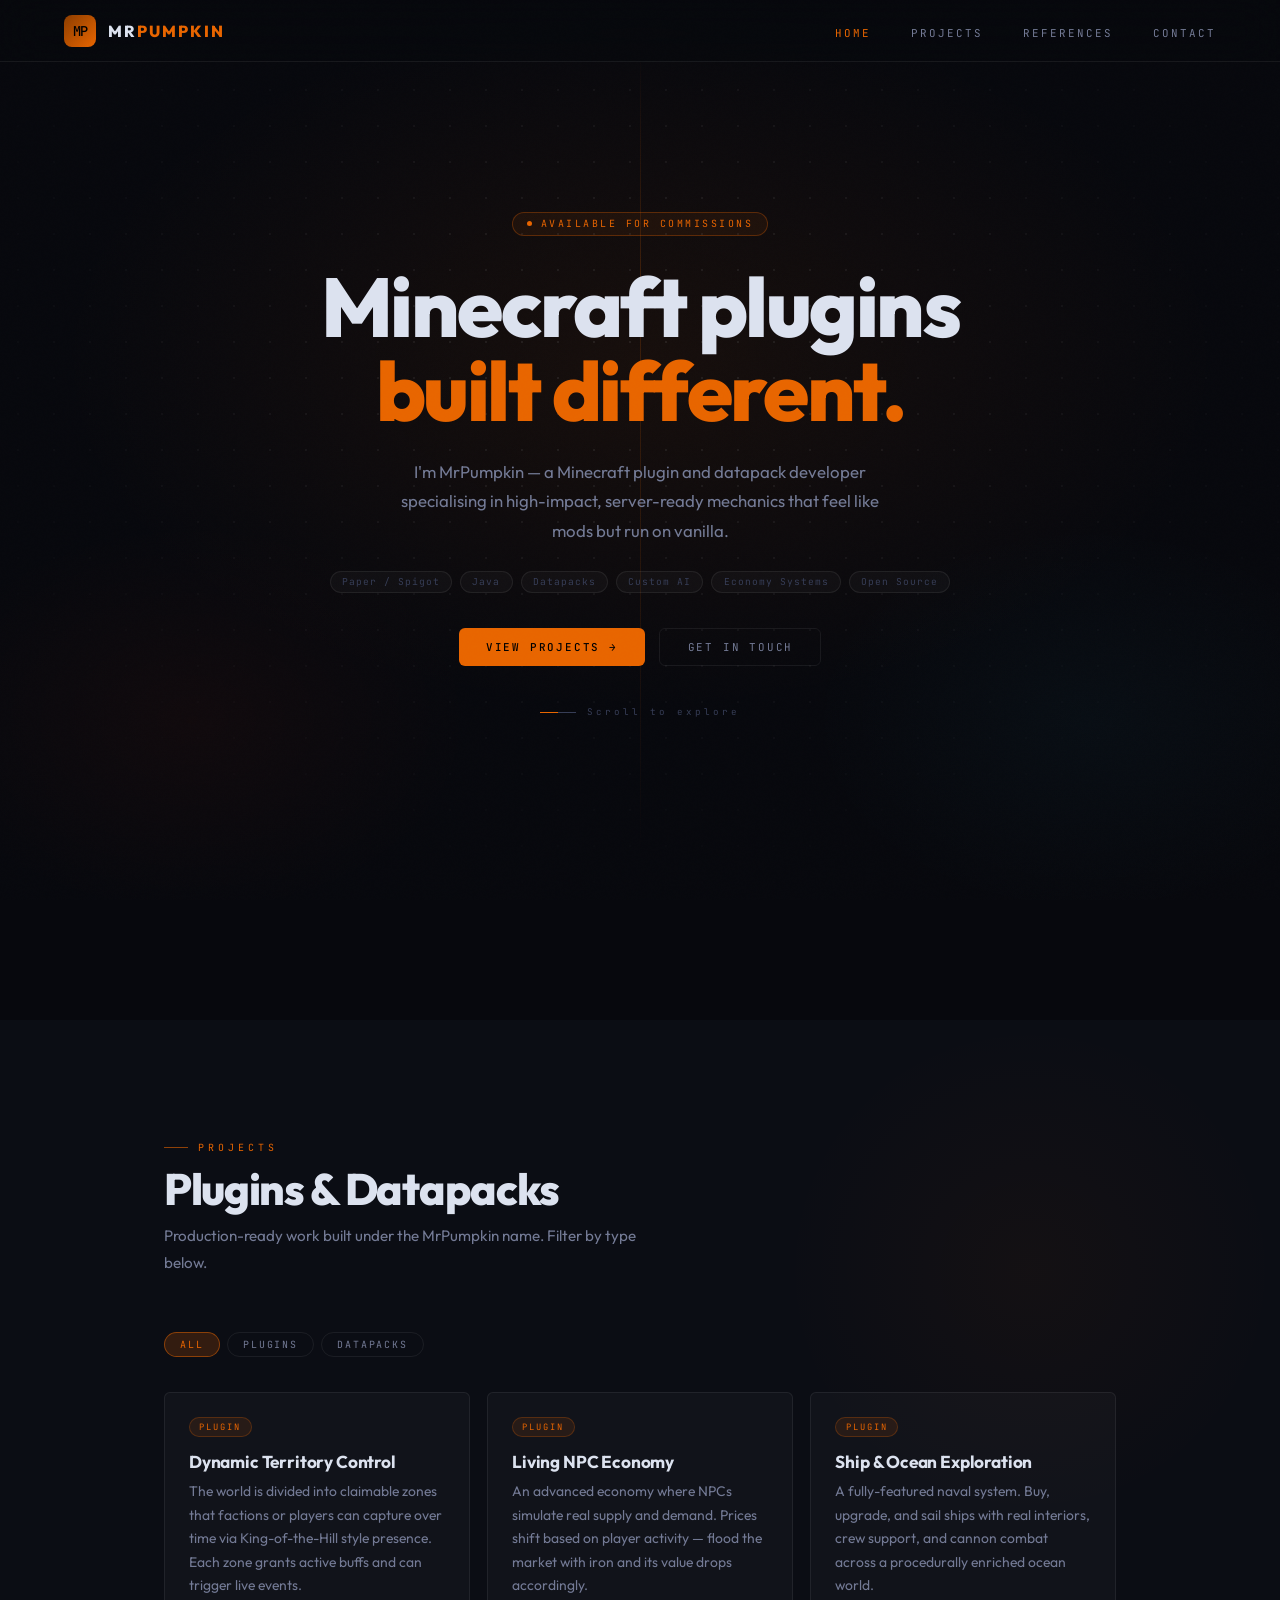
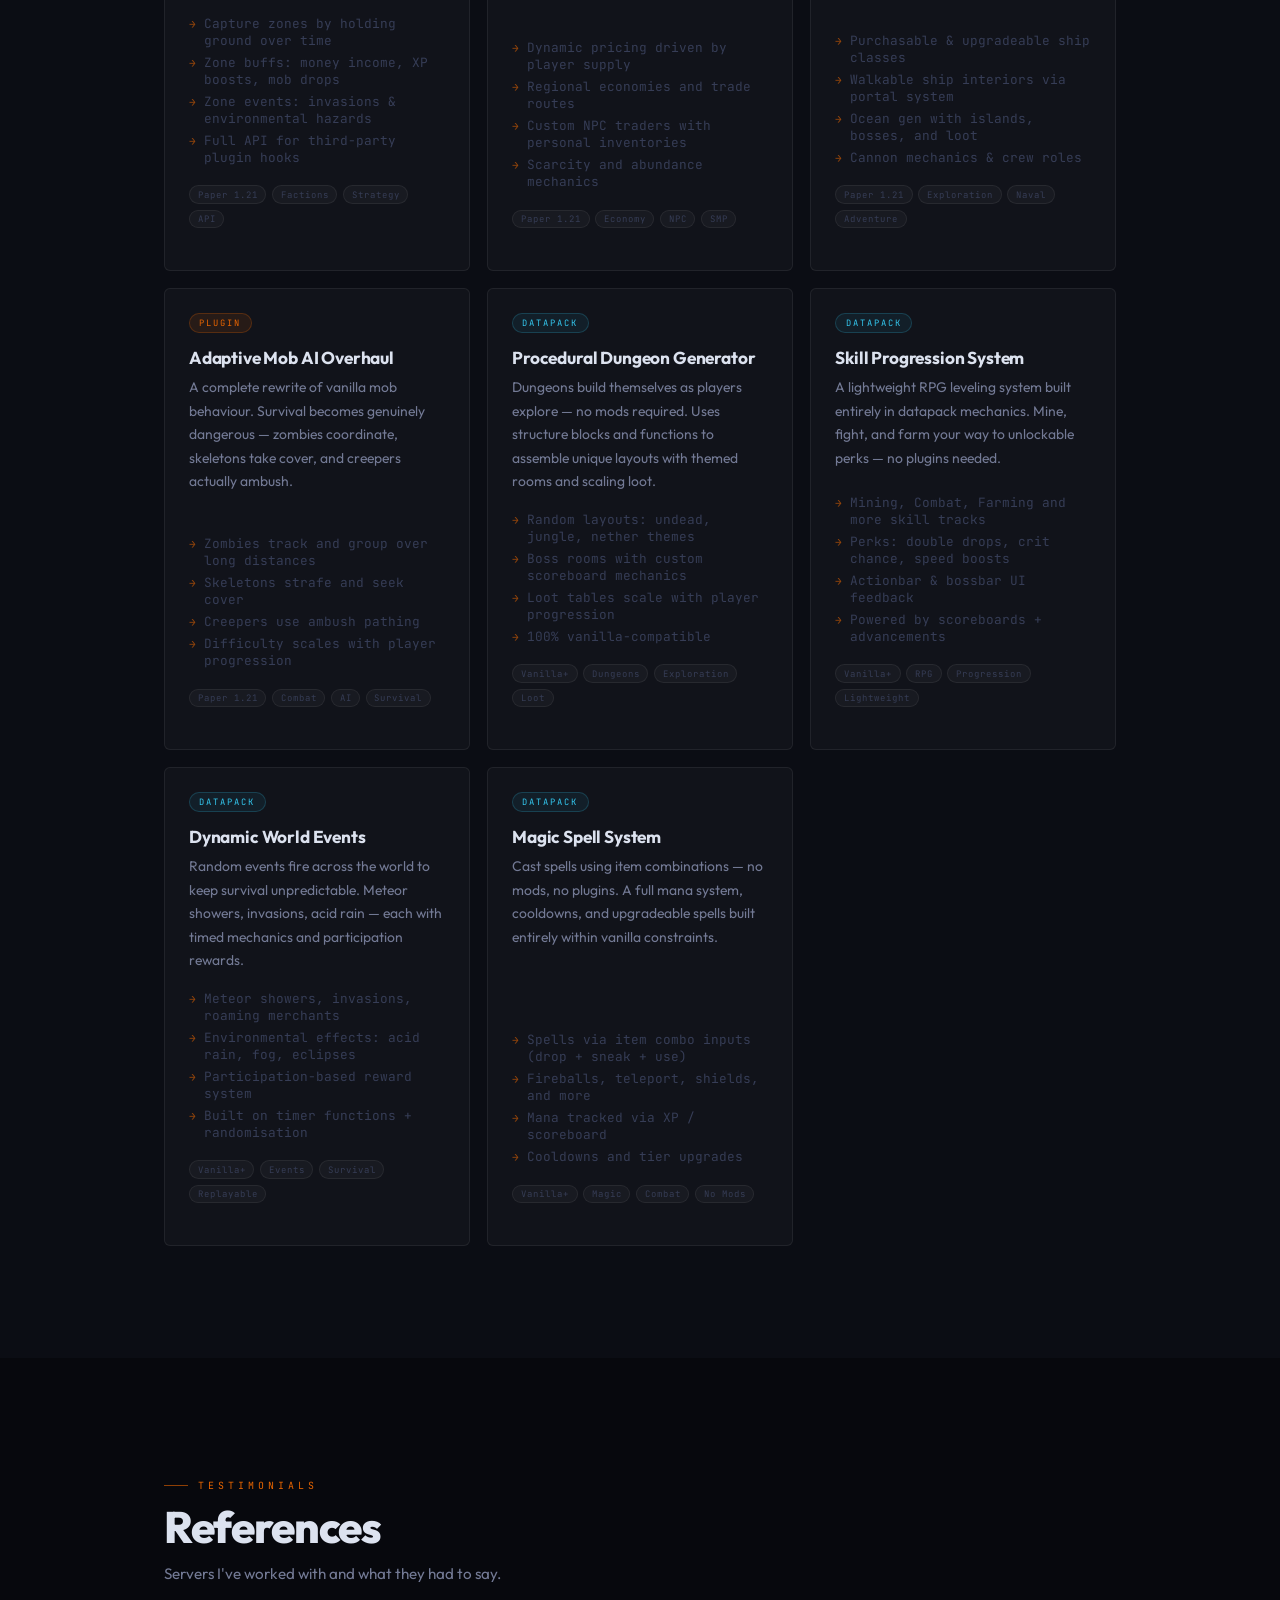
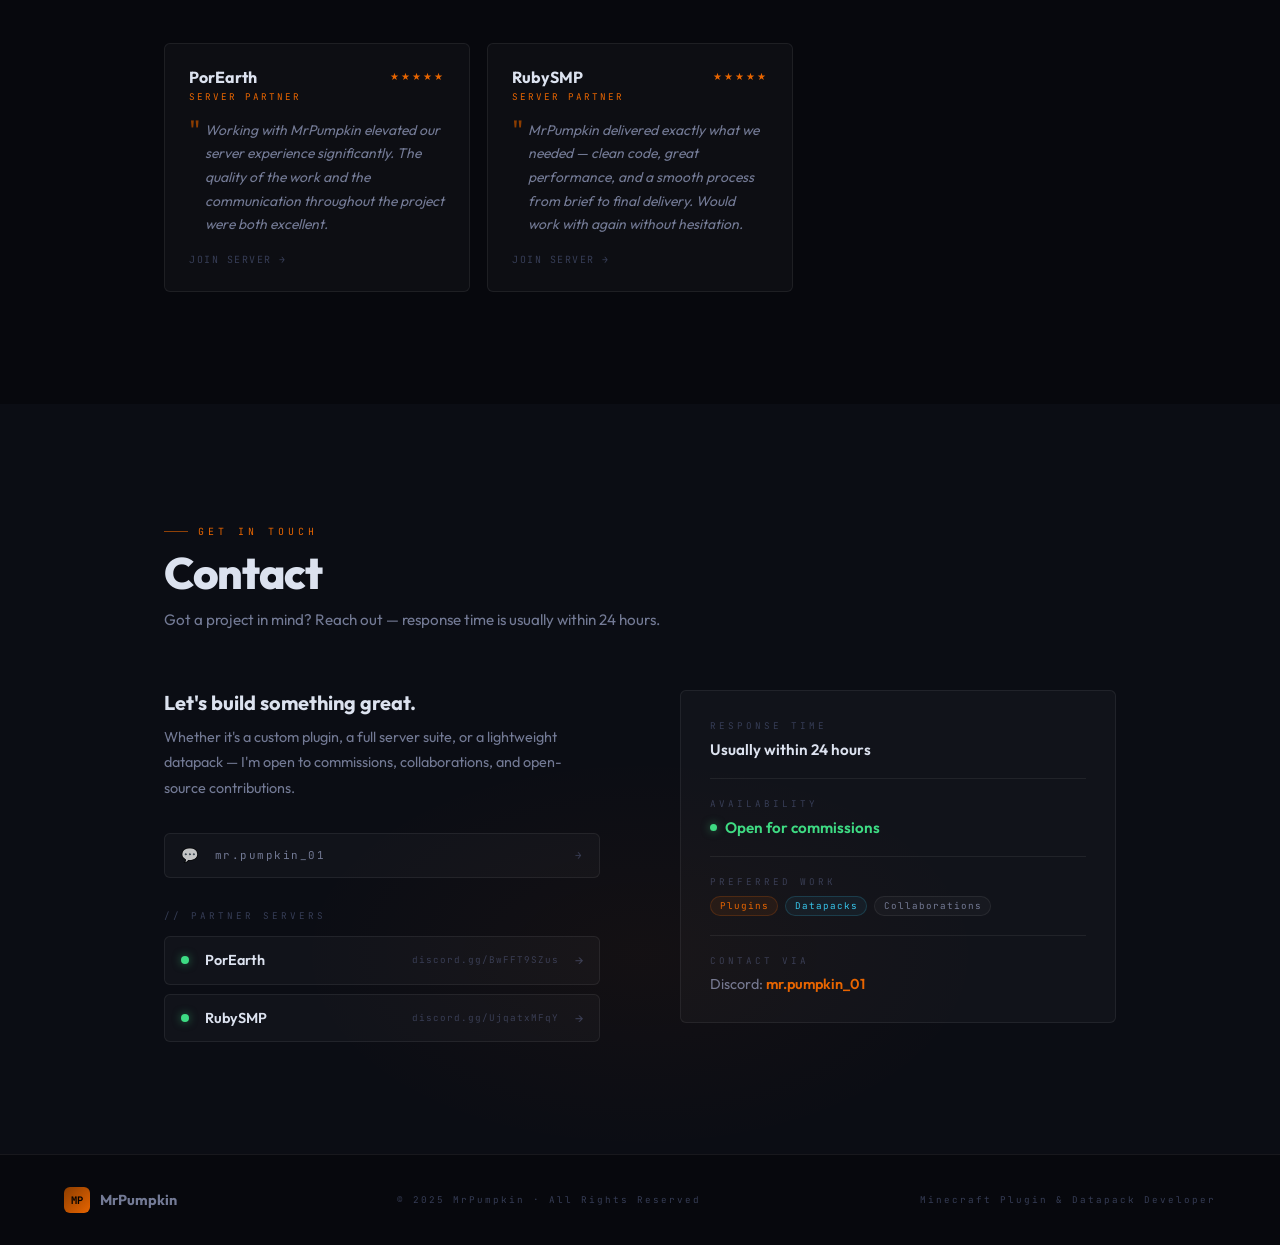
<file: index.html>
<!DOCTYPE html>
<html lang="en">
<head>
  <meta charset="UTF-8"/>
  <meta name="viewport" content="width=device-width, initial-scale=1.0"/>
  <title>MrPumpkin — Minecraft Developer</title>
  <link href="https://fonts.googleapis.com/css2?family=Outfit:wght@300;400;500;600;700;800&family=JetBrains+Mono:wght@300;400;500&display=swap" rel="stylesheet"/>
  <style>
    :root {
      --bg:        #07080d;
      --bg2:       #0b0d14;
      --bg3:       #0f1119;
      --surface:   rgba(255,255,255,0.028);
      --surface2:  rgba(255,255,255,0.05);
      --border:    rgba(255,255,255,0.065);
      --border-h:  rgba(230,100,0,0.5);

      --amber:     #e86500;
      --amber-lt:  #f5883a;
      --amber-dk:  #8c3d00;
      --amber-glow:rgba(232,101,0,0.18);

      --text:      #dce2ef;
      --text-2:    #737a95;
      --text-3:    #363d56;

      --cyan:      #34c8f0;
      --green:     #3ddc84;

      --r: 6px;
      --mono: 'JetBrains Mono', monospace;
      --sans: 'Outfit', sans-serif;

      --ease: cubic-bezier(0.16, 1, 0.3, 1);
    }

    *, *::before, *::after { box-sizing:border-box; margin:0; padding:0; }
    html { scroll-behavior:smooth; }
    body {
      background:var(--bg);
      color:var(--text);
      font-family:var(--sans);
      font-size:16px;
      overflow-x:hidden;
      -webkit-font-smoothing:antialiased;
    }

    /* ── NOISE OVERLAY ── */
    body::before {
      content:''; position:fixed; inset:0; z-index:900; pointer-events:none;
      background-image:url("data:image/svg+xml,%3Csvg viewBox='0 0 512 512' xmlns='http://www.w3.org/2000/svg'%3E%3Cfilter id='n'%3E%3CfeTurbulence type='fractalNoise' baseFrequency='0.75' numOctaves='4' stitchTiles='stitch'/%3E%3C/filter%3E%3Crect width='100%25' height='100%25' filter='url(%23n)'/%3E%3C/svg%3E");
      opacity:0.022; mix-blend-mode:overlay;
    }

    /* ── NAV ── */
    nav {
      position:fixed; top:0; width:100%; z-index:500;
      height:62px; display:flex; align-items:center; justify-content:space-between;
      padding:0 4rem;
      background:rgba(7,8,13,0.75);
      backdrop-filter:blur(24px) saturate(1.4);
      border-bottom:1px solid var(--border);
      transition:background .3s;
    }
    .logo {
      display:flex; align-items:center; gap:.75rem;
      font-family:var(--sans); font-weight:800; font-size:1rem; color:var(--text);
      text-decoration:none;
    }
    .logo-icon {
      width:32px; height:32px; border-radius:8px;
      background:linear-gradient(135deg, var(--amber-dk), var(--amber));
      display:grid; place-items:center;
      font-size:.85rem; font-family:var(--mono); font-weight:500; color:#000;
      letter-spacing:-1px; flex-shrink:0;
    }
    .logo-name { color:var(--text); }
    .logo-name em { color:var(--amber); font-style:normal; }

    nav ul { list-style:none; display:flex; gap:2.5rem; }
    nav a {
      font-family:var(--mono); font-size:.68rem; letter-spacing:2px;
      text-transform:uppercase; color:var(--text-2); text-decoration:none;
      transition:color .2s;
    }
    nav a:hover, nav a.active { color:var(--amber); }

    /* ── HERO ── */
    #hero {
      min-height:100vh; display:flex; flex-direction:column;
      align-items:center; justify-content:center;
      padding:62px 4rem 0; position:relative; overflow:hidden;
      text-align:center;
    }

    /* layered background */
    .hero-bg {
      position:absolute; inset:0; pointer-events:none;
      background:
        radial-gradient(ellipse 70% 60% at 50% 40%, rgba(232,101,0,.07) 0%, transparent 65%),
        radial-gradient(ellipse 40% 40% at 15% 80%, rgba(255,60,0,.04) 0%, transparent 55%),
        radial-gradient(ellipse 40% 40% at 85% 80%, rgba(52,200,240,.03) 0%, transparent 55%),
        var(--bg);
    }

    /* dot grid */
    .hero-dots {
      position:absolute; inset:0; pointer-events:none;
      background-image:radial-gradient(circle, rgba(255,255,255,.07) 1px, transparent 1px);
      background-size:36px 36px;
      mask-image:radial-gradient(ellipse 80% 80% at 50% 40%, black 10%, transparent 80%);
    }

    /* vertical accent lines */
    .hero-vline {
      position:absolute; top:0; bottom:0; width:1px; pointer-events:none;
      background:linear-gradient(transparent 5%, rgba(232,101,0,.1) 30%, rgba(232,101,0,.05) 70%, transparent 95%);
    }
    .hero-vline:nth-child(1){ left:20%; }
    .hero-vline:nth-child(2){ right:20%; opacity:.5; }

    .hero-inner {
      position:relative; z-index:2;
      max-width:760px; width:100%;
      display:flex; flex-direction:column; align-items:center;
    }

    /* stat bar */
    .hero-stats {
      position:relative; z-index:2;
      display:flex; gap:0; margin-top:auto;
      width:100%; border-top:1px solid var(--border);
      animation:fadeup .7s var(--ease) both 1s;
    }
    .hstat {
      flex:1; padding:1.4rem 0; text-align:center;
      border-right:1px solid var(--border);
    }
    .hstat:last-child { border-right:none; }
    .hstat-num {
      font-family:var(--sans); font-weight:800; font-size:1.9rem;
      color:var(--amber); letter-spacing:-.03em; line-height:1;
    }
    .hstat-label {
      font-family:var(--mono); font-size:.58rem; letter-spacing:2.5px;
      text-transform:uppercase; color:var(--text-3); margin-top:.35rem;
    }

    .pill {
      display:inline-flex; align-items:center; gap:.55rem;
      font-family:var(--mono); font-size:.62rem; letter-spacing:2.5px; text-transform:uppercase;
      padding:.28rem .85rem; border-radius:100px;
      border:1px solid rgba(232,101,0,.3);
      color:var(--amber); background:rgba(232,101,0,.07);
      margin-bottom:1.8rem; align-self:center;
      animation:fadeup .7s var(--ease) both .05s;
    }
    .pill-dot { width:5px; height:5px; background:var(--amber); border-radius:50%; animation:blink 2s ease infinite; }
    @keyframes blink { 0%,100%{opacity:1} 50%{opacity:.25} }

    h1 {
      font-family:var(--sans); font-weight:800;
      font-size:clamp(2.8rem, 6.5vw, 5.5rem);
      line-height:1.02; letter-spacing:-.03em; color:var(--text);
      animation:fadeup .7s var(--ease) both .15s;
    }
    h1 .accent { color:var(--amber); }
    h1 .dim { color:var(--text-2); font-weight:300; }

    .hero-body {
      font-size:1.05rem; line-height:1.75; color:var(--text-2);
      max-width:520px; margin-top:1.4rem; text-align:center;
      animation:fadeup .7s var(--ease) both .28s;
    }

    .hero-stack {
      display:flex; flex-wrap:wrap; gap:.5rem; margin-top:1.6rem;
      justify-content:center;
      animation:fadeup .7s var(--ease) both .38s;
    }
    .stack-tag {
      font-family:var(--mono); font-size:.6rem; letter-spacing:1px;
      padding:.24rem .7rem; border:1px solid var(--border);
      color:var(--text-3); background:var(--surface); border-radius:100px;
    }

    .hero-actions {
      display:flex; gap:.9rem; margin-top:2.2rem; flex-wrap:wrap;
      justify-content:center;
      animation:fadeup .7s var(--ease) both .48s;
    }

    .btn {
      display:inline-flex; align-items:center; gap:.5rem;
      padding:.68rem 1.7rem; font-family:var(--mono); font-size:.68rem;
      letter-spacing:1.8px; text-transform:uppercase; text-decoration:none;
      border:none; cursor:pointer; border-radius:var(--r);
      transition:all .28s var(--ease); white-space:nowrap;
    }
    .btn-primary { background:var(--amber); color:#000; font-weight:500; }
    .btn-primary:hover { background:var(--amber-lt); box-shadow:0 0 32px rgba(232,101,0,.45); transform:translateY(-2px); }
    .btn-outline { background:transparent; color:var(--text-2); border:1px solid var(--border); }
    .btn-outline:hover { border-color:var(--border-h); color:var(--amber); background:var(--amber-glow); transform:translateY(-2px); }

    .hero-scroll {
      position:relative; z-index:2;
      display:flex; align-items:center; gap:.7rem;
      font-family:var(--mono); font-size:.58rem; letter-spacing:3px; color:var(--text-3);
      margin-top:2.5rem; margin-bottom:2rem;
      animation:fadeup .7s var(--ease) both .9s;
    }
    .scroll-bar { width:36px; height:1px; background:var(--text-3); position:relative; overflow:hidden; }
    .scroll-fill { position:absolute; inset:0 auto 0 0; width:50%; background:var(--amber); animation:run 2.2s ease infinite; }
    @keyframes run { 0%{left:-60%} 100%{left:120%} }

    /* ── SECTION BASE ── */
    section { position:relative; }
    .wrap { max-width:1080px; margin:0 auto; padding:7rem 4rem; }

    .sh { margin-bottom:3.5rem; }
    .sh-label {
      font-family:var(--mono); font-size:.62rem; letter-spacing:4px; text-transform:uppercase;
      color:var(--amber); display:inline-flex; align-items:center; gap:.65rem; margin-bottom:.7rem;
    }
    .sh-label::before { content:''; display:block; width:24px; height:1px; background:var(--amber); opacity:.6; }
    h2 {
      font-family:var(--sans); font-weight:800;
      font-size:clamp(1.85rem,4vw,2.75rem);
      color:var(--text); letter-spacing:-.03em; line-height:1.1;
    }
    .sh-sub { font-size:.95rem; color:var(--text-2); line-height:1.75; margin-top:.6rem; max-width:500px; }

    /* ── PLUGINS SECTION ── */
    #plugins { background:var(--bg2); }
    #plugins::before {
      content:''; position:absolute; top:0; right:0;
      width:500px; height:500px; pointer-events:none;
      background:radial-gradient(circle, rgba(232,101,0,.04) 0%, transparent 70%);
    }

    .filter-row { display:flex; gap:.45rem; margin-bottom:2.2rem; flex-wrap:wrap; }
    .ftab {
      font-family:var(--mono); font-size:.62rem; letter-spacing:1.8px; text-transform:uppercase;
      padding:.3rem .95rem; background:transparent; border:1px solid var(--border);
      color:var(--text-2); cursor:pointer; border-radius:100px; transition:all .22s;
    }
    .ftab:hover, .ftab.active { border-color:var(--border-h); color:var(--amber); background:var(--amber-glow); }

    .grid { display:grid; grid-template-columns:repeat(auto-fill,minmax(295px,1fr)); gap:1.1rem; }

    .card {
      background:var(--surface); border:1px solid var(--border); border-radius:var(--r);
      padding:1.5rem 1.5rem 1.4rem; position:relative; overflow:hidden;
      transition:border-color .3s var(--ease), transform .3s var(--ease), box-shadow .3s var(--ease);
      display:flex; flex-direction:column;
    }
    /* top glow line */
    .card::after {
      content:''; position:absolute; top:0; left:0; right:0; height:1.5px;
      background:linear-gradient(90deg, transparent, var(--amber), transparent);
      opacity:0; transition:opacity .3s;
    }
    .card:hover { border-color:rgba(232,101,0,.35); transform:translateY(-5px); box-shadow:0 16px 48px rgba(0,0,0,.5), 0 0 0 1px rgba(232,101,0,.08); }
    .card:hover::after { opacity:1; }

    .badge {
      font-family:var(--mono); font-size:.55rem; letter-spacing:2px; text-transform:uppercase;
      padding:.18rem .58rem; border-radius:100px; margin-bottom:.9rem; display:inline-block; width:fit-content;
    }
    .b-plugin { background:rgba(232,101,0,.1); color:var(--amber); border:1px solid rgba(232,101,0,.25); }
    .b-pack   { background:rgba(52,200,240,.07); color:var(--cyan);  border:1px solid rgba(52,200,240,.2); }

    .card h3 { font-size:1.08rem; font-weight:700; color:var(--text); margin-bottom:.42rem; letter-spacing:-.01em; line-height:1.3; }
    .card p  { font-size:.87rem; color:var(--text-2); line-height:1.68; margin-bottom:1.1rem; flex:1; }

    .card-features { list-style:none; margin-bottom:1.2rem; display:flex; flex-direction:column; gap:.32rem; }
    .card-features li {
      font-size:.8rem; color:var(--text-3); font-family:var(--mono);
      display:flex; align-items:baseline; gap:.5rem;
    }
    .card-features li::before { content:'→'; color:var(--amber); opacity:.6; font-size:.7rem; flex-shrink:0; }

    .card-tags { display:flex; flex-wrap:wrap; gap:.35rem; margin-bottom:1.2rem; }
    .ctag {
      font-family:var(--mono); font-size:.56rem; letter-spacing:1px;
      padding:.14rem .48rem; background:rgba(255,255,255,.03);
      border:1px solid var(--border); color:var(--text-3); border-radius:100px;
    }

    /* ── REFERENCES ── */
    #references { background:var(--bg); }

    .refs-grid { display:grid; grid-template-columns:repeat(auto-fill,minmax(260px,1fr)); gap:1.1rem; }

    .ref-card {
      background:var(--surface); border:1px solid var(--border); border-radius:var(--r);
      padding:1.5rem; transition:border-color .3s var(--ease), transform .3s var(--ease);
    }
    .ref-card:hover { border-color:rgba(232,101,0,.3); transform:translateY(-3px); }

    .ref-head { display:flex; align-items:flex-start; justify-content:space-between; margin-bottom:1rem; }
    .ref-name { font-size:1rem; font-weight:700; color:var(--text); line-height:1.2; }
    .ref-role { font-family:var(--mono); font-size:.58rem; letter-spacing:2px; color:var(--amber); margin-top:.2rem; text-transform:uppercase; }
    .ref-stars { color:var(--amber); font-size:.65rem; letter-spacing:2px; margin-top:.1rem; }

    .ref-quote { font-size:.87rem; color:var(--text-2); line-height:1.7; font-style:italic; position:relative; padding-left:1rem; }
    .ref-quote::before { content:'"'; position:absolute; left:0; top:-.2rem; font-size:1.8rem; color:var(--amber-dk); font-family:var(--sans); font-style:normal; line-height:1; }

    .ref-link {
      display:inline-flex; align-items:center; gap:.4rem; margin-top:1rem;
      font-family:var(--mono); font-size:.62rem; letter-spacing:1.5px; text-transform:uppercase;
      color:var(--text-3); text-decoration:none; border-bottom:1px solid transparent;
      transition:color .2s, border-color .2s, gap .2s;
    }
    .ref-link:hover { color:var(--amber); border-color:var(--amber); gap:.7rem; }

    /* ── CONTACT ── */
    #contact {
      background:var(--bg2);
    }
    #contact::before {
      content:''; position:absolute; bottom:0; left:50%; transform:translateX(-50%);
      width:700px; height:400px; pointer-events:none;
      background:radial-gradient(ellipse, rgba(232,101,0,.04) 0%, transparent 70%);
    }

    .contact-layout { display:grid; grid-template-columns:1fr 1fr; gap:5rem; align-items:start; }
    @media(max-width:740px){ .contact-layout{ grid-template-columns:1fr; gap:3rem; } }

    .ci-title { font-size:1.25rem; font-weight:700; color:var(--text); margin-bottom:.65rem; }
    .ci-body  { font-size:.9rem; color:var(--text-2); line-height:1.75; margin-bottom:2rem; }

    .contact-links { display:flex; flex-direction:column; gap:.55rem; }
    .cl {
      display:flex; align-items:center; gap:.9rem;
      padding:.78rem 1rem; border:1px solid var(--border); border-radius:var(--r);
      text-decoration:none; color:var(--text-2);
      font-family:var(--mono); font-size:.68rem; letter-spacing:1.5px;
      background:var(--surface); transition:all .25s var(--ease);
    }
    .cl:hover { border-color:var(--border-h); color:var(--amber); background:var(--amber-glow); padding-left:1.4rem; }
    .cl-icon { font-size:.88rem; opacity:.75; flex-shrink:0; }
    .cl-label { flex:1; }
    .cl-arr { color:var(--text-3); transition:transform .2s, color .2s; }
    .cl:hover .cl-arr { transform:translateX(4px); color:var(--amber); }

    /* server cards */
    .server-section { margin-top:2rem; }
    .server-label {
      font-family:var(--mono); font-size:.58rem; letter-spacing:3px; text-transform:uppercase;
      color:var(--text-3); margin-bottom:.9rem; display:block;
    }
    .server-cards { display:flex; flex-direction:column; gap:.55rem; }
    .sc {
      display:flex; align-items:center; gap:1rem;
      padding:.9rem 1rem; border:1px solid var(--border); border-radius:var(--r);
      background:var(--surface); transition:all .25s var(--ease);
      text-decoration:none;
    }
    .sc:hover { border-color:var(--border-h); background:var(--amber-glow); transform:translateX(4px); }
    .sc-dot { width:8px; height:8px; background:var(--green); border-radius:50%; flex-shrink:0; box-shadow:0 0 8px rgba(61,220,132,.5); }
    .sc-name { font-weight:600; font-size:.9rem; color:var(--text); flex:1; }
    .sc-tag { font-family:var(--mono); font-size:.58rem; letter-spacing:1px; color:var(--text-3); }
    .sc-arr { color:var(--text-3); font-size:.8rem; transition:transform .2s; }
    .sc:hover .sc-arr { transform:translateX(4px); color:var(--amber); }

    /* ── FOOTER ── */
    footer {
      background:var(--bg); border-top:1px solid var(--border);
      padding:2rem 4rem; display:flex; align-items:center;
      justify-content:space-between; flex-wrap:wrap; gap:1rem;
    }
    .f-logo { display:flex; align-items:center; gap:.65rem; }
    .f-logo-icon { width:26px; height:26px; border-radius:6px; background:linear-gradient(135deg, var(--amber-dk), var(--amber)); display:grid; place-items:center; font-family:var(--mono); font-size:.65rem; color:#000; font-weight:700; }
    .f-logo-name { font-weight:700; font-size:.9rem; color:var(--text-2); }
    .f-copy { font-family:var(--mono); font-size:.58rem; letter-spacing:2px; color:var(--text-3); }

    /* ── REVEAL ── */
    .reveal { opacity:0; transform:translateY(22px); transition:opacity .75s var(--ease), transform .75s var(--ease); }
    .reveal.in { opacity:1; transform:none; }

    /* ── UTIL ── */
    @keyframes fadeup { from{opacity:0;transform:translateY(16px)} to{opacity:1;transform:none} }

    .empty { font-family:var(--mono); font-size:.7rem; letter-spacing:2px; color:var(--text-3); text-align:center; padding:3rem; border:1px dashed var(--border); border-radius:var(--r); width:100%; display:none; }

    @media(max-width:620px){
      nav { padding:0 1.4rem; }
      nav ul { gap:1.4rem; }
      .wrap { padding:5rem 1.4rem; }
      #hero { padding:62px 1.4rem 0; }
      .hero-scroll { left:1.4rem; }
      footer { padding:1.5rem 1.4rem; flex-direction:column; align-items:flex-start; }
    }
  </style>
</head>
<body>

<!-- NAV --> 
<nav id="nav"> 
  <a class="logo" href="#hero"> 
    <div class="logo-icon">MP</div> 
    <span class="logo-name">Mr<em>Pumpkin</em></span> 
  </a> 
  <ul> 
    <li><a href="#hero">Home</a></li> 
    <li><a href="#plugins">Projects</a></li> 
    <li><a href="#references">References</a></li> 
    <li><a href="#contact">Contact</a></li> 
  </ul> 
</nav> 

<!-- ── HERO ── --> 
<section id="hero"> 
  <div class="hero-bg"></div> 
  <div class="hero-dots"></div> 
  <div class="hero-vline"></div> 
  <div class="hero-vline"></div> 
  <div class="hero-inner"> 
    <div class="pill"><span class="pill-dot"></span>Available for commissions</div> 
    <h1> Minecraft plugins<br> <span class="accent">built different.</span> </h1> 
    <p class="hero-body"> 
      I'm MrPumpkin — a Minecraft plugin and datapack developer specialising in high-impact, server-ready mechanics that feel like mods but run on vanilla. 
    </p> 
    <div class="hero-stack"> 
      <span class="stack-tag">Paper / Spigot</span> 
      <span class="stack-tag">Java</span> 
      <span class="stack-tag">Datapacks</span> 
      <span class="stack-tag">Custom AI</span> 
      <span class="stack-tag">Economy Systems</span> 
      <span class="stack-tag">Open Source</span> 
    </div> 
    <div class="hero-actions"> 
      <a href="#plugins" class="btn btn-primary">View Projects →</a> 
      <a href="#contact" class="btn btn-outline">Get in Touch</a> 
    </div> 
    <div class="hero-scroll"> 
      <div class="scroll-bar"><div class="scroll-fill"></div></div> Scroll to explore 
    </div> 
  </div> 
</section>

<!-- ── PLUGINS & DATAPACKS ── --> 
<section id="plugins" style="margin-top: 120px;"> 
  <div class="wrap"> 
    <div class="sh reveal"> 
      <div class="sh-label">Projects</div> 
      <h2>Plugins &amp; Datapacks</h2> 
      <p class="sh-sub">Production-ready work built under the MrPumpkin name. Filter by type below.</p> 
    </div> 
    <div class="filter-row reveal" style="transition-delay:.06s"> 
      <button class="ftab active" data-f="all">All</button> 
      <button class="ftab" data-f="plugin">Plugins</button> 
      <button class="ftab" data-f="pack">Datapacks</button> 
    </div> 
    <div class="grid" id="cardGrid"> 
      <!-- PLUGIN 1 -->
      <div class="card reveal" data-t="plugin" style="transition-delay:.08s">
        <div class="badge b-plugin">Plugin</div>
        <h3>Dynamic Territory Control</h3>
        <p>The world is divided into claimable zones that factions or players can capture over time via King-of-the-Hill style presence. Each zone grants active buffs and can trigger live events.</p>
        <ul class="card-features">
          <li>Capture zones by holding ground over time</li>
          <li>Zone buffs: money income, XP boosts, mob drops</li>
          <li>Zone events: invasions &amp; environmental hazards</li>
          <li>Full API for third-party plugin hooks</li>
        </ul>
        <div class="card-tags">
          <span class="ctag">Paper 1.21</span>
          <span class="ctag">Factions</span>
          <span class="ctag">Strategy</span>
          <span class="ctag">API</span>
        </div>
      </div>

      <!-- PLUGIN 2 -->
      <div class="card reveal" data-t="plugin" style="transition-delay:.13s">
        <div class="badge b-plugin">Plugin</div>
        <h3>Living NPC Economy</h3>
        <p>An advanced economy where NPCs simulate real supply and demand. Prices shift based on player activity — flood the market with iron and its value drops accordingly.</p>
        <ul class="card-features">
          <li>Dynamic pricing driven by player supply</li>
          <li>Regional economies and trade routes</li>
          <li>Custom NPC traders with personal inventories</li>
          <li>Scarcity and abundance mechanics</li>
        </ul>
        <div class="card-tags">
          <span class="ctag">Paper 1.21</span>
          <span class="ctag">Economy</span>
          <span class="ctag">NPC</span>
          <span class="ctag">SMP</span>
        </div>
      </div>

      <!-- PLUGIN 3 -->
      <div class="card reveal" data-t="plugin" style="transition-delay:.18s">
        <div class="badge b-plugin">Plugin</div>
        <h3>Ship &amp; Ocean Exploration</h3>
        <p>A fully-featured naval system. Buy, upgrade, and sail ships with real interiors, crew support, and cannon combat across a procedurally enriched ocean world.</p>
        <ul class="card-features">
          <li>Purchasable &amp; upgradeable ship classes</li>
          <li>Walkable ship interiors via portal system</li>
          <li>Ocean gen with islands, bosses, and loot</li>
          <li>Cannon mechanics &amp; crew roles</li>
        </ul>
        <div class="card-tags">
          <span class="ctag">Paper 1.21</span>
          <span class="ctag">Exploration</span>
          <span class="ctag">Naval</span>
          <span class="ctag">Adventure</span>
        </div>
      </div>

      <!-- PLUGIN 4 -->
      <div class="card reveal" data-t="plugin" style="transition-delay:.23s">
        <div class="badge b-plugin">Plugin</div>
        <h3>Adaptive Mob AI Overhaul</h3>
        <p>A complete rewrite of vanilla mob behaviour. Survival becomes genuinely dangerous — zombies coordinate, skeletons take cover, and creepers actually ambush.</p>
        <ul class="card-features">
          <li>Zombies track and group over long distances</li>
          <li>Skeletons strafe and seek cover</li>
          <li>Creepers use ambush pathing</li>
          <li>Difficulty scales with player progression</li>
        </ul>
        <div class="card-tags">
          <span class="ctag">Paper 1.21</span>
          <span class="ctag">Combat</span>
          <span class="ctag">AI</span>
          <span class="ctag">Survival</span>
        </div>
      </div>

      <!-- DATAPACK 1 -->
      <div class="card reveal" data-t="pack" style="transition-delay:.1s">
        <div class="badge b-pack">Datapack</div>
        <h3>Procedural Dungeon Generator</h3>
        <p>Dungeons build themselves as players explore — no mods required. Uses structure blocks and functions to assemble unique layouts with themed rooms and scaling loot.</p>
        <ul class="card-features">
          <li>Random layouts: undead, jungle, nether themes</li>
          <li>Boss rooms with custom scoreboard mechanics</li>
          <li>Loot tables scale with player progression</li>
          <li>100% vanilla-compatible</li>
        </ul>
        <div class="card-tags">
          <span class="ctag">Vanilla+</span>
          <span class="ctag">Dungeons</span>
          <span class="ctag">Exploration</span>
          <span class="ctag">Loot</span>
        </div>
      </div>

      <!-- DATAPACK 2 -->
      <div class="card reveal" data-t="pack" style="transition-delay:.15s">
        <div class="badge b-pack">Datapack</div>
        <h3>Skill Progression System</h3>
        <p>A lightweight RPG leveling system built entirely in datapack mechanics. Mine, fight, and farm your way to unlockable perks — no plugins needed.</p>
        <ul class="card-features">
          <li>Mining, Combat, Farming and more skill tracks</li>
          <li>Perks: double drops, crit chance, speed boosts</li>
          <li>Actionbar &amp; bossbar UI feedback</li>
          <li>Powered by scoreboards + advancements</li>
        </ul>
        <div class="card-tags">
          <span class="ctag">Vanilla+</span>
          <span class="ctag">RPG</span>
          <span class="ctag">Progression</span>
          <span class="ctag">Lightweight</span>
        </div>
      </div>

      <!-- DATAPACK 3 -->
      <div class="card reveal" data-t="pack" style="transition-delay:.2s">
        <div class="badge b-pack">Datapack</div>
        <h3>Dynamic World Events</h3>
        <p>Random events fire across the world to keep survival unpredictable. Meteor showers, invasions, acid rain — each with timed mechanics and participation rewards.</p>
        <ul class="card-features">
          <li>Meteor showers, invasions, roaming merchants</li>
          <li>Environmental effects: acid rain, fog, eclipses</li>
          <li>Participation-based reward system</li>
          <li>Built on timer functions + randomisation</li>
        </ul>
        <div class="card-tags">
          <span class="ctag">Vanilla+</span>
          <span class="ctag">Events</span>
          <span class="ctag">Survival</span>
          <span class="ctag">Replayable</span>
        </div>
      </div>

      <!-- DATAPACK 4 -->
      <div class="card reveal" data-t="pack" style="transition-delay:.25s">
        <div class="badge b-pack">Datapack</div>
        <h3>Magic Spell System</h3>
        <p>Cast spells using item combinations — no mods, no plugins. A full mana system, cooldowns, and upgradeable spells built entirely within vanilla constraints.</p>
        <ul class="card-features">
          <li>Spells via item combo inputs (drop + sneak + use)</li>
          <li>Fireballs, teleport, shields, and more</li>
          <li>Mana tracked via XP / scoreboard</li>
          <li>Cooldowns and tier upgrades</li>
        </ul>
        <div class="card-tags">
          <span class="ctag">Vanilla+</span>
          <span class="ctag">Magic</span>
          <span class="ctag">Combat</span>
          <span class="ctag">No Mods</span>
        </div>
      </div>

    </div>
    <p class="empty" id="emptyMsg">// No projects match this filter. //</p>
  </div>
</section>

<!-- ── REFERENCES ── -->
<section id="references">
  <div class="wrap">
    <div class="sh reveal">
      <div class="sh-label">Testimonials</div>
      <h2>References</h2>
      <p class="sh-sub">Servers I've worked with and what they had to say.</p>
    </div>

    <div class="refs-grid">

      <div class="ref-card reveal" style="transition-delay:.08s">
        <div class="ref-head">
          <div>
            <div class="ref-name">PorEarth</div>
            <div class="ref-role">Server Partner</div>
          </div>
          <div class="ref-stars">★★★★★</div>
        </div>
        <p class="ref-quote">Working with MrPumpkin elevated our server experience significantly. The quality of the work and the communication throughout the project were both excellent.</p>
        <a href="https://discord.gg/BwFFT9SZus" target="_blank" class="ref-link">Join server →</a>
      </div>

      <div class="ref-card reveal" style="transition-delay:.15s">
        <div class="ref-head">
          <div>
            <div class="ref-name">RubySMP</div>
            <div class="ref-role">Server Partner</div>
          </div>
          <div class="ref-stars">★★★★★</div>
        </div>
        <p class="ref-quote">MrPumpkin delivered exactly what we needed — clean code, great performance, and a smooth process from brief to final delivery. Would work with again without hesitation.</p>
        <a href="https://discord.gg/UjqatxMFqY" target="_blank" class="ref-link">Join server →</a>
      </div>

    </div>
  </div>
</section>

<!-- ── CONTACT ── -->
<section id="contact">
  <div class="wrap">
    <div class="sh reveal">
      <div class="sh-label">Get in Touch</div>
      <h2>Contact</h2>
      <p class="sh-sub">Got a project in mind? Reach out — response time is usually within 24 hours.</p>
    </div>

    <div class="contact-layout">

      <div class="reveal" style="transition-delay:.08s">
        <p class="ci-title">Let's build something great.</p>
        <p class="ci-body">Whether it's a custom plugin, a full server suite, or a lightweight datapack — I'm open to commissions, collaborations, and open-source contributions.</p>
        <div class="contact-links">
          <a href="https://discord.gg/EfnKDf7MHb" target="_blank" class="cl">
            <span class="cl-icon">💬</span>
            <span class="cl-label">mr.pumpkin_01</span>
            <span class="cl-arr">→</span>
          </a>
        </div>

        <div class="server-section">
          <span class="server-label">// Partner Servers</span>
          <div class="server-cards">
            <a href="https://discord.gg/BwFFT9SZus" target="_blank" class="sc">
              <span class="sc-dot"></span>
              <span class="sc-name">PorEarth</span>
              <span class="sc-tag">discord.gg/BwFFT9SZus</span>
              <span class="sc-arr">→</span>
            </a>
            <a href="https://discord.gg/UjqatxMFqY" target="_blank" class="sc">
              <span class="sc-dot"></span>
              <span class="sc-name">RubySMP</span>
              <span class="sc-tag">discord.gg/UjqatxMFqY</span>
              <span class="sc-arr">→</span>
            </a>
          </div>
        </div>
      </div>

      <!-- right side info panel -->
      <div class="reveal" style="transition-delay:.15s">
        <div style="background:var(--surface); border:1px solid var(--border); border-radius:var(--r); padding:1.8rem; display:flex; flex-direction:column; gap:1.2rem;">
          <div>
            <div style="font-family:var(--mono); font-size:.58rem; letter-spacing:3px; text-transform:uppercase; color:var(--text-3); margin-bottom:.5rem;">Response time</div>
            <div style="font-size:.95rem; color:var(--text); font-weight:600;">Usually within 24 hours</div>
          </div>
          <div style="height:1px; background:var(--border);"></div>
          <div>
            <div style="font-family:var(--mono); font-size:.58rem; letter-spacing:3px; text-transform:uppercase; color:var(--text-3); margin-bottom:.5rem;">Availability</div>
            <div style="display:flex; align-items:center; gap:.5rem;">
              <span style="width:7px; height:7px; background:var(--green); border-radius:50%; box-shadow:0 0 8px rgba(61,220,132,.5); display:inline-block; animation:blink 2s ease infinite;"></span>
              <span style="font-size:.95rem; color:var(--green); font-weight:600;">Open for commissions</span>
            </div>
          </div>
          <div style="height:1px; background:var(--border);"></div>
          <div>
            <div style="font-family:var(--mono); font-size:.58rem; letter-spacing:3px; text-transform:uppercase; color:var(--text-3); margin-bottom:.5rem;">Preferred work</div>
            <div style="display:flex; flex-wrap:wrap; gap:.4rem; margin-top:.1rem;">
              <span style="font-family:var(--mono); font-size:.58rem; letter-spacing:1px; padding:.18rem .55rem; background:rgba(232,101,0,.08); border:1px solid rgba(232,101,0,.2); color:var(--amber); border-radius:100px;">Plugins</span>
              <span style="font-family:var(--mono); font-size:.58rem; letter-spacing:1px; padding:.18rem .55rem; background:rgba(52,200,240,.06); border:1px solid rgba(52,200,240,.18); color:var(--cyan); border-radius:100px;">Datapacks</span>
              <span style="font-family:var(--mono); font-size:.58rem; letter-spacing:1px; padding:.18rem .55rem; background:var(--surface); border:1px solid var(--border); color:var(--text-2); border-radius:100px;">Collaborations</span>
            </div>
          </div>
          <div style="height:1px; background:var(--border);"></div>
          <div>
            <div style="font-family:var(--mono); font-size:.58rem; letter-spacing:3px; text-transform:uppercase; color:var(--text-3); margin-bottom:.5rem;">Contact via</div>
            <div style="font-size:.9rem; color:var(--text-2);">Discord: <span style="color:var(--amber); font-weight:600;">mr.pumpkin_01</span></div>
          </div>
        </div>
      </div>

    </div>
  </div>
</section>

<!-- FOOTER -->
<footer>
  <div class="f-logo">
    <div class="f-logo-icon">MP</div>
    <span class="f-logo-name">MrPumpkin</span>
  </div>
  <div class="f-copy">© 2025 MrPumpkin · All Rights Reserved</div>
  <div class="f-copy">Minecraft Plugin &amp; Datapack Developer</div>
</footer>

<script>
  // Scroll reveal
  const obs = new IntersectionObserver(
    els => els.forEach(e => { if (e.isIntersecting) e.target.classList.add('in'); }),
    { threshold: 0.1 }
  );
  document.querySelectorAll('.reveal').forEach(el => obs.observe(el));

  // Active nav highlight
  const secs = document.querySelectorAll('section');
  const navLinks = document.querySelectorAll('nav a');
  window.addEventListener('scroll', () => {
    let cur = '';
    secs.forEach(s => { if (scrollY >= s.offsetTop - 110) cur = s.id; });
    navLinks.forEach(a => a.classList.toggle('active', a.getAttribute('href') === '#' + cur));
  });

  // Filter tabs
  document.querySelectorAll('.ftab').forEach(tab => {
    tab.addEventListener('click', () => {
      document.querySelectorAll('.ftab').forEach(t => t.classList.remove('active'));
      tab.classList.add('active');
      const f = tab.dataset.f;
      let n = 0;
      document.querySelectorAll('.card').forEach(c => {
        const show = f === 'all' || c.dataset.t === f;
        c.style.display = show ? '' : 'none';
        if (show) n++;
      });
      document.getElementById('emptyMsg').style.display = n ? 'none' : 'block';
    });
  });
</script>
</body>
</html>
</file>
